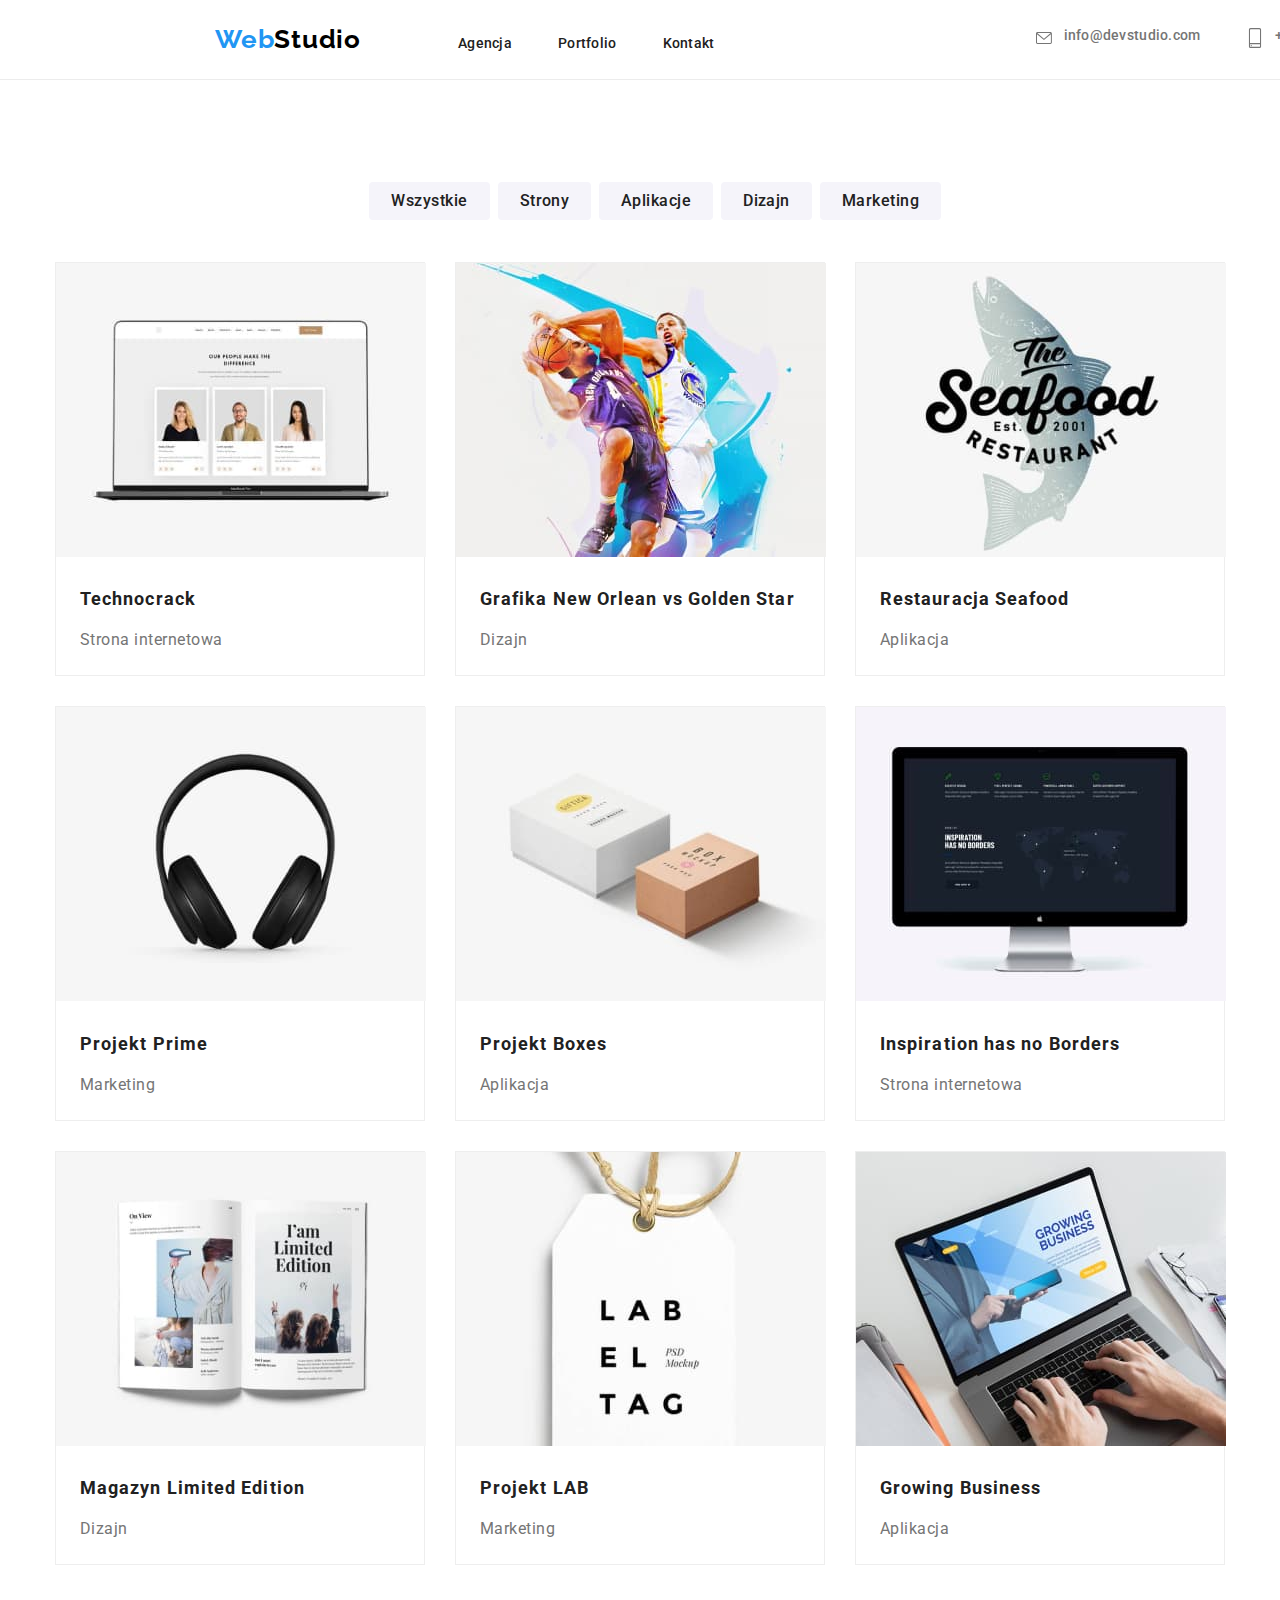
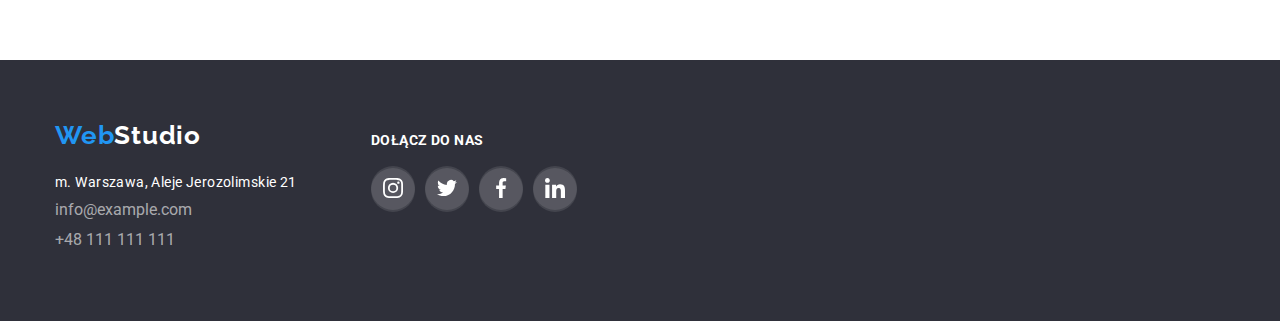
<file: portfolio.html>
<!DOCTYPE html>
<html lang="en">
  <head>
    <meta charset="UTF-8" />
    <meta http-equiv="X-UA-Compatible" content="IE=edge" />
    <meta name="viewport" content="width=device-width, initial-scale=1.0" />

    <link rel="preconnect" href="https://fonts.googleapis.com" />
    <link rel="preconnect" href="https://fonts.gstatic.com" crossorigin />
    <link
      href="https://fonts.googleapis.com/css2?family=Raleway:wght@700&family=Roboto:wght@400;500;700;900&display=swap"
      rel="stylesheet"
    />
    <link
      rel="stylesheet"
      href="https://cdnjs.cloudflare.com/ajax/libs/modern-normalize/1.0.0/modern-normalize.min.css"
    />

    <link rel="stylesheet" href="./css/style.css" />

    <title>Portfolio</title>
  </head>

  <body>
    <header class="header">
      <div class="container">
        <a href="./index.html" class="logo">
          <span class="logo__color1">Web</span
          ><span class="logo__color2">Studio</span></a
        >
        <nav class="menu_nav">
          <ul class="navigation">
            <li>
              <a
                href="./index.html"
                class="navigation__agencja active__link"
                >Agencja</a
              >
            </li>

            <li>
              <a
                href="./portfolio.html"
                class="navigation__portfolio active__link"
                >Portfolio</a
              >
            </li>

            <li><a href="#" class="navigation__kontakt active__link">Kontakt</a></li>
          </ul>
        </nav>

        <ul class="contact">
           <li class=" e-mail contact__link">
              <a href="mailto:info@devstudio.com " class="contact__link icons__header ">
                <svg
                  class="icon-envelope"
                  width="20"
                  height="20"
                  viewBox="0 0 40 50"
                  x="192"
                  y="0"
                >
                  <use href="./images/icons.svg#icon-envelope"></use>
                </svg>
                         
                info@devstudio.com</a
              >
            </li>
          </ul>
          
            <li class="tel contact__link">
              <a href="tel:+48 111 111 111" class="contact__link tel icons__header">
                <svg
                  class="icon-smartphone"
                  width="20"
                  height="20"
                  viewBox="0 0 50 80"
                  x="96"
                  y="48"
                >
                  <use href="./images/icons.svg#icon-smartphone"></use>
                </svg>
              
                +48 111 111 111</a
              >
            </li>
          
        </ul>
      </div>
    </header>

    <main>
      <section class="portfolio">
        <div class="container section">
          <ul class="filters">
            <li>
              <button
                type="button"
                class="filter-1 filter__text filters__active"
              >
                Wszystkie
              </button>
            </li>
            <li>
              <button
                type="button"
                class="filter-2 filter__text filters__active"
              >
                Strony
              </button>
            </li>
            <li>
              <button
                type="button"
                class="filter-3 filter__text filters__active"
              >
                Aplikacje
              </button>
            </li>
            <li>
              <button
                type="button"
                class="filter-4 filter__text filters__active"
              >
                Dizajn
              </button>
            </li>
            <li>
              <button
                type="button"
                class="filter-5 filter__text filters__active"
              >
                Marketing
              </button>
            </li>
          </ul>

          <ul class="projects">
            <li>
              <figure class="project_box">
                <img
                  src="./images/project-1.jpg"
                  width="370"
                  height="294"
                  alt="strona internetowa"
                />
                <figcaption class="figcaption">
                  <p class="project__figcaption_title">Technocrack</p>
                  <p class="project__figcaption_text">Strona internetowa</p>
                </figcaption>
              </figure>
            </li>

            <li>
              <figure class="project_box">
                <img
                  src="./images/project-2.jpg"
                  width="370"
                  height="294"
                  alt="Dizajn"
                />
                <figcaption class="figcaption">
                  <p class="project__figcaption_title">
                    Grafika New Orlean vs Golden Star
                  </p>
                  <p class="project__figcaption_text">Dizajn</p>
                </figcaption>
              </figure>
            </li>

            <li>
              <figure class="project_box">
                <img
                  src="./images/project-3.jpg"
                  width="370"
                  height="294"
                  alt="Aplikacja"
                />
                <figcaption class="figcaption">
                  <p class="project__figcaption_title">Restauracja Seafood</p>
                  <p class="project__figcaption_text">Aplikacja</p>
                </figcaption>
              </figure>
            </li>

            <li>
              <figure class="project_box">
                <img
                  src="./images/project-4.jpg"
                  width="370"
                  height="294"
                  alt="Marketing"
                />
                <figcaption class="figcaption">
                  <p class="project__figcaption_title">Projekt Prime</p>
                  <p class="project__figcaption_text">Marketing</p>
                </figcaption>
              </figure>
            </li>

            <li>
              <figure class="project_box">
                <img
                  src="./images/project-5.jpg"
                  width="370"
                  height="294"
                  alt="Aplikacja"
                />
                <figcaption class="figcaption">
                  <p class="project__figcaption_title">Projekt Boxes</p>
                  <p class="project__figcaption_text">Aplikacja</p>
                </figcaption>
              </figure>
            </li>

            <li>
              <figure class="project_box">
                <img
                  src="./images/project-6.jpg"
                  width="370"
                  height="294"
                  alt="strona internetowa"
                />
                <figcaption class="figcaption">
                  <p class="project__figcaption_title">
                    Inspiration has no Borders
                  </p>
                  <p class="project__figcaption_text">Strona internetowa</p>
                </figcaption>
              </figure>
            </li>

            <li>
              <figure class="project_box">
                <img
                  src="./images/project-7.jpg"
                  width="370"
                  height="294"
                  alt="Dizajn"
                />
                <figcaption class="figcaption">
                  <p class="project__figcaption_title">
                    Magazyn Limited Edition
                  </p>
                  <p class="project__figcaption_text">Dizajn</p>
                </figcaption>
              </figure>
            </li>

            <li>
              <figure class="project_box">
                <img
                  src="./images/project-8.jpg"
                  width="370"
                  height="294"
                  alt="Marketing"
                />
                <figcaption class="figcaption">
                  <p class="project__figcaption_title">Projekt LAB</p>
                  <p class="project__figcaption_text">Marketing</p>
                </figcaption>
              </figure>
            </li>

            <li>
              <figure class="project_box">
                <img
                  src="./images/project-9.jpg"
                  width="370"
                  height="294"
                  alt="Aplikacja"
                />
                <figcaption class="figcaption">
                  <p class="project__figcaption_title">Growing Business</p>
                  <p class="project__figcaption_text">Aplikacja</p>
                </figcaption>
              </figure>
            </li>
          </ul>
        </div>
      </section>
    </main>

    <footer class="footer__bg">
      <div class="container__footer container">
       <div class="footer-box"> <a href="./index.html" class="footer__logo">
          <span class="logo__color1">Web</span
          ><span class="logo__color3">Studio</span>
        </a>

        <address class="adress">
          m. Warszawa, Aleje Jerozolimskie 21 <br />
        </address>
        <ul class="contact_footer">
          <li>
            <a
              href="mailto:info@example.com "
              class="footer_e-mail contact__link"
              >info@example.com</a
            >
          </li>
          <li>
            <a href="tel:+48 111 111 111 " class="footer_tel contact__link"
              >+48 111 111 111</a
            >
          </li>
        </ul>
</div>
        <div class="social__footer">
          <p class="join">Dołącz do nas</p>
          <ul>
        <div class="social__footer-box">
        <li><span class="social__footer-icon">
          <a href="https://www.instagram.com/">
                    <svg class="social__footer-icon" id="icon-instagram">
                      <use
                        href="./images/icons.svg#icon-instagram"
                        width="20"
                        height="20"
                        viewBox="0 0 32 32"
                        x="12"
                        y="12"
                      ></use>
                    </svg></a>
                  </span></li>
            <li> <span class="social__footer-icon">
                    <a href="https://twitter.com/">
                    <svg class="social__footer-icon" id="icon-twitter">
                      <use
                        href="./images/icons.svg#icon-twitter"
                        width="20"
                        height="20"
                        viewBox="0 0 32 32"
                        x="12"
                        y="12"
                      ></use>
                    </svg></a>
                  </span></li>
                 <li> <span class="social__footer-icon">
                    <a href="https://www.facebook.com/">
                    <svg class="social__footer-icon" id="icon-facebook">
                      <use
                        href="./images/icons.svg#icon-facebook"
                        width="20"
                        height="20"
                        viewBox="0 0 32 32"
                        x="12"
                        y="12"
                      ></use>
                    </svg></a>
                  </span></li>
                <li>  <span class="social__footer-icon">
                    <a href="https://pl.linkedin.com/">
                    <svg class="social__footer-icon" id="icon-linkedin">
                      <use
                        href="./images/icons.svg#icon-linkedin"
                        width="20"
                        height="20"
                        viewBox="0 0 32 32"
                        x="12"
                        y="12"
                      ></use>
                    </svg></a>
                  </span>
                </li>
                </ul>
        </div>
      </div>
    </footer>
  </body>
</html>
</file>
<file: css/style.css>
:root {
  --brand-color: #2196f3;
  --text-color: #212121;
  --text2-color: #757575;
  --footer-color: rgb(253, 253, 253, 60%);
  --footer_bg-color: #2f303a;
  --main-color: #ffffff;
  --second-color: #000;
  --focus-color: ;
  --border-color: #ececec;
  --background-color: #e5e5e5;
  --filters-color: #f5f4fa;
  --border-2-color: #eeeeee;
  --fill-color: #afb1b8;
}

body {
  font-family: "Roboto", sans-serif;
  /* "Raleway"; sans-serif; */
  font-style: normal;
  background: var(--main-color);
  color: var(--text-color);
}

.container {
  width: 1200px;
  padding: 0 15px;
  margin: 0 auto;
  display: block;
}

.section {
  padding-top: 94px;
  padding-bottom: 94px;
}

.main {
  display: block;

  height: 2017px;
}

p {
  margin-block-start: 0em;
  margin-block-end: 0em;
}

figure {
  margin-block-start: 0em;
  margin-block-end: 0em;
  margin-inline-start: 0px;
  margin-inline-end: 0px;
}

.header {
  height: 80px;
  padding-left: 200px;
  padding-right: 200px;
  padding-top: 24px;
  padding-bottom: 25px;
  background: var(--main-color);

  border-bottom: 1px solid var(--border-color);
}

.menu_nav {
  display: inline-flex;
  align-items: baseline;
  align-items: center;
}

.logo {
  align-items: center;
  padding-right: 93px;
  font-family: "Raleway";
  font-style: normal;
  font-weight: 700;
  font-size: 26px;
  line-height: 1.19;
  letter-spacing: 0.03em;
  text-decoration: none;
}

.logo__color1 {
  color: var(--brand-color);
}

.logo__color2 {
  color: var(--second-color);
}

.navigation a {
  display: inline-flex;
  text-decoration: none;
  color: var(--text-color);
}

.navigation {
  display: flex;

  gap: 46px;

  align-items: center;
  font-family: "Roboto";
  font-style: normal;
  font-weight: 500;
  font-size: 14px;
  line-height: 1.14;
  letter-spacing: 0.02em;
}

.navigation__agencja {
  display: flex;
  cursor: pointer;
}

.navigation__portfolio {
  display: flex;
  cursor: pointer;
}

.navigation__kontakt {
  display: flex;
  gap: 50px;
  justify-content: space-between;
  color: var(--text-color);
}

.navigation__agencja:hover,
.navigation__agencja:focus,
.navigation__portfolio:hover,
.navigation__portfolio:focus,
.navigation__kontakt:hover,
.navigation__kontakt:focus,
.icons__header:hover,
.icons__header:focus {
  text-decoration: none;
  color: var(--brand-color);
  fill: var(--brand-color);
  cursor: pointer;
}


.contact {
  display: inline-flex;

  padding-left: 315px;
  justify-content: center;
  align-items: center;

  font-family: "Roboto";
  font-style: normal;
  font-weight: 500;
  font-size: 14px;
  line-height: 1.14;
  letter-spacing: 0.02em;
}

.e-mail {
  display: flex;
}

.tel {
  display: inline-flex;
  text-decoration: none;

  font-family: "Roboto";
  font-style: normal;
  font-weight: 500;
  font-size: 14px;
  line-height: 1.14;
  letter-spacing: 0.02em;
  padding-left: 20px;
}

.contact a {
  text-decoration: none;
  display: flex;
}

.contact__link {
  text-decoration: none;
  color: var(--text2-color);
  fill: var(--text2-color);
}

.contact__link:hover,
.contact__link:focus {
  text-decoration: none;
  color: var(--brand-color);
  fill: var(--brand-color);
}

.active__link:hover {
  color: var(--brand-color);
  text-decoration: none;
}

ul {
  list-style-type: none;
  margin-block-start: 0em;
  margin-block-end: 0em;
  margin-inline-start: 0px;
  margin-inline-end: 0px;
  padding-inline-start: 0px;
}

.header {
  display: ilnine-flex;
  flex-direction: row;
  justify-content: center;
}

.icon-envelope {
  display: flex;

  margin-right: 10px;
}

.icon-smartphone {
  display: flex;
  margin-right: 10px;
}

.h1__bg {
  max-width: 1600px;
  height: 600px;
  margin: 0 auto;
  background-size: cover;
  background-position: center;
  background-repeat: no-repeat;
  background-image: linear-gradient(0deg,
      rgba(47, 48, 58, 0.4) 0%,
      rgba(47, 48, 58, 0.4) 100%),
    url("../images/background-image.jpg");
}

.h1 {
  display: flex;
  flex-direction: column;
  justify-content: center;
  padding-top: 200px;
}

.h1__text {
  display: flex;
  justify-content: center;
  width: 696px;
  margin: 0 auto;

  font-family: "Roboto";
  font-style: normal;
  font-weight: 900;
  font-size: 44px;
  line-height: 1.5;
  /* or 136% */
  text-align: center;
  letter-spacing: 0.06em;
  text-transform: uppercase;

  color: var(--main-color);
}

.order {
  display: flex;
  justify-content: center;
  width: 200px;
  height: 50px;
  margin: 0 auto;
  margin-top: 40px;
  font-family: "Roboto";
  font-weight: 700;
  font-size: 16px;
  line-height: 1.87;
  align-items: center;
  text-align: center;
  letter-spacing: 0.06em;
  background-color: var(--brand-color);
  color: var(--main-color);
  box-shadow: 0px 4px 4px rgba(0, 0, 0, 0.15);
  /* border-radius: 4px; */
  border: none;
  cursor: pointer;
}

.features_list {
  display: flex;
  flex-direction: row;

  margin: 0 auto;
  gap: 30px;
}

.div__feature-box {
  width: 270px;
  height: 120px;

  background: var(--filters-color);
  border-radius: 4px;
  margin-bottom: 30px;
}

.icon-antenna {
  margin: 25px 100px;
}

.icon-clock {
  margin: 25px 101px;
}

.icon-diagram {
  margin: 33px 100px;
}

.icon-astronaut {
  margin: 25px 100px;
}

.features__header {
  font-style: normal;
  font-weight: 700;
  font-size: 14px;
  line-height: 1.14;
  letter-spacing: 0.03em;
  text-transform: uppercase;

  color: var(--text-color);
}

.features__text {
  width: 270px;

  font-style: normal;
  font-weight: 400;
  font-size: 14px;
  line-height: 1.71;
  letter-spacing: 0.03em;

  color: var(--text2-color);
}

.img {
  display: block;
}

.our-work {
  background-color: var(--main-color);
  padding-top: 0;
}

.our-work_header {
  display: flex;
  justify-content: space-evenly;
  width: 1200px;
  font-weight: 700;
  font-size: 36px;
  line-height: 1.17;
  text-align: center;
  letter-spacing: 0.03em;
  color: var(--text-color);
  gap: 50px;
}

.our-work__list {
  display: flex;
  flex-direction: row;
}

.box {
  width: 370px;
  margin-right: 30px;
}

.our__team {
  display: block;
  padding-left: 200px;
  padding-right: 200px;
  background: var(--filters-color);
}

.our__team_header {
  display: flex;
  justify-content: space-evenly;
  margin: 0 495px 50px;

  width: 210px;

  font-weight: 700;
  font-size: 36px;
  line-height: 1.17;
  text-align: center;
  color: var(--text-color);
}

.our__team_box {
  margin-inline-start: 0px;
  margin-inline-end: 0px;
  margin-right: 30px;

  width: 270px;
  background-color: var(--main-color);
  box-shadow: 0px 1px 3px rgba(0, 0, 0, 0.12), 0px 1px 1px rgba(0, 0, 0, 0.14),
    0px 2px 1px rgba(0, 0, 0, 0.2);
  border-radius: 0px 0px 4px 4px;
}

.our__team-list {
  padding: 0;
  display: flex;
  flex-direction: row;
}

.our__team-figcaption {
  display: inline-block;

  width: 270px;
}

.our__team_name-text {
  display: flex;
  margin: 30px auto 10px;
  width: 72px;

  font-weight: 500;
  font-size: 16px;
  line-height: 1.19;
  text-align: center;
  letter-spacing: 0.03em;
  color: var (--text-color);
}

.our__team_position-text {
  display: flex;
  margin: 10px auto 16px;

  font-weight: 400;
  font-size: 16px;
  line-height: 1.19;
  text-align: center;
  /* letter-spacing: 0.03em; */
  color: var(--text2-color);
}

.our__team_text-1 {
  width: 130px;
}

.our__team_text-2 {
  width: 147px;
}

.our__team_text-3 {
  width: 76px;
}

.our__team_text-4 {
  width: 87px;
}

.social__media-box {
  display: flex;
  justify-content: center;
  align-items: center;
  width: 206px;
  gap: 10px;
  margin: 0px 32px 18px;
}

.social__media-icon {
  display: inline-flex;
  justify-content: center;
  align-items: center;
  width: 44px;
  height: 44px;
  gap: 10px;
  border-radius: 50%;
  background-size: contain;
  background-position: center;
  background-repeat: no-repeat;
  background-color: var(--main-color);
  fill: var(--fill-color);
}

.social__media-icon a {
  display: inline-flex;
  justify-content: center;
  align-items: center;
  width: 44px;
  height: 44px;
  gap: 10px;
  border-radius: 50%;
  background-size: contain;
  background-position: center;
  background-repeat: no-repeat;
  background-color: var(--main-color);
  fill: var(--fill-color);
}

.social__media-icon:hover svg {
  border-radius: 50%;
  background-size: contain;
  background-position: center;
  background-repeat: no-repeat;
  background-color: var(--brand-color);
  fill: var(--main-color);
  transition: 0.3s;
}

.social__media-icon:focus-within svg {
  border-radius: 50%;
  background-size: contain;
  background-position: center;
  background-repeat: no-repeat;
  background-color: var(--brand-color);
  fill: var(--main-color);
  transition: 0.3s;
}

.our__clients-header {
  display: flex;
  justify-content: space-evenly;
  margin: 0 auto 50px auto;
  width: 201px;

  font-weight: 700;
  font-size: 36px;
  line-height: 1.17;
  text-align: center;
  letter-spacing: 0.03em;
  color: var(--text-color);
}

.our__clients-list {
  padding: 0;
  display: flex;
  flex-direction: row;
  gap: 30px;
}

.client_box {
  width: 170px;
  height: 92px;
  border: 1px solid #afb1b8;
  border-radius: 4px;
  background-color: var(--main-color);
  fill: var(--fill-color);
  gap: 30px;
}

.client_box:hover,
.client_box:focus-within {
  border-radius: 4px;
  border-color: var(--brand-color);
  border-style: solid;
  background-color: var(--main-color);
  fill: var(--brand-color);
  cursor: pointer;
}

.icon-group-1 {
  margin: 24px 64px 20.5px;
}

.icon-group-2 {
  margin: 20.71px 64px 19.29px;
}

.icon-group-3 {
  margin: 24.7px 61.68px 26.12px;
}

.icon-group-4 {
  margin: 24.7px 43px 26.68px;
}

.icon-group-5 {
  margin: 22.77px 54px 23.8px;
}

.icon-group-6 {
  margin: 22.77px 38px 25.31px;
}

.container__footer {
  display: flex;
  padding-top: 60px;
  padding-bottom: 60px;
}

.footer__logo {
  width: 145px;
  height: 31px;

  font-family: "Raleway";
  font-style: normal;
  font-weight: 700;
  font-size: 26px;
  line-height: 1.19;
  letter-spacing: 0.03em;
  text-decoration: none;
}

.logo__color3 {
  color: var(--main-color);
}

.adress {
  display: block;
  margin-top: 20px;
  font-style: normal;
  font-weight: 400;
  font-size: 14px;
  line-height: 1.71;
  letter-spacing: 0.03em;

  color: var(--main-color);

  width: 246px;
  height: 21px;
}

.footer-box {
  display: block;

  width: 246px;
  margin-right: 70px;
}

.contact_footer {
  display: block;
  padding-inline-start: 0px;
  margin: 9px 0;
}

.footer_e-mail {
  display: flex;
  display: block;
  font-weight: 400;
  width: 231px;
  height: 21px;
  text-decoration: none;
  color: var(--footer-color);
}

.footer_tel {
  display: flex;
  font-weight: 400;
  width: 231px;
  height: 21px;
  margin-top: 9px;
  text-decoration: none;
  color: var(--footer-color);
}

.footer__bg {
  display: block;

  background: var(--footer_bg-color);
}

.social__footer {
  display: block;
  padding-top: 12px;

  width: 206px;
  height: 80px;
}

.join {
  font-family: "Roboto";
  font-style: normal;
  font-weight: 700;
  font-size: 14px;
  line-height: 16px;
  letter-spacing: 0.03em;
  text-transform: uppercase;
  color: var(--main-color);
  margin-bottom: 20px;
}

.social__footer-box {
  display: flex;
  flex-direction: row;
  height: 44px;
  gap: 10px;
}

.social__footer-icon {
  display: inline-flex;
  justify-content: center;
  align-items: center;
  width: 44px;
  height: 44px;
  gap: 10px;
  border-radius: 50%;
  background-size: contain;
  background-position: center;
  background-repeat: no-repeat;
  background-color: rgba(255, 255, 255, 0.1);
  fill: var(--main-color);
}

.social__footer-icon:hover svg,
.social__footer-icon:focus-within svg {
  border-radius: 50%;
  background-size: contain;
  background-position: center;
  background-repeat: no-repeat;
  background-color: var(--brand-color);
  fill: var(--main-color);
  transition: 0.3s;
  cursor: pointer;
}

/* ----------------------------------------------STRONA PORTFOLIO-------------------------------------------------------------- */
/* ---------------------------------------------------------------------------------------------------------------------------- */
.portfolio {
  margin: 0 auto;
}

.filters {
  margin: 0 auto 34px;
  align-items: center;
  justify-content: center;
  padding-inline-start: 0px;
  width: 1200px;
  height: 54px;
  flex-direction: row;
  gap: 8px;
  display: inline-flex;
}

.filters__active:hover,
.filters__active:focus {
  background-color: var(--brand-color);
  color: var(--main-color);
  box-shadow: 0px 3px 1px rgba(0, 0, 0, 0.1), 0px 1px 2px rgba(0, 0, 0, 0.08),
    0px 2px 2px rgba(0, 0, 0, 0.12);
  cursor: pointer;
}

.filter-1 {
  width: 121px;
  height: 38px;
  background: var(--filters-color);
  /* shadow-middle */
  border: none;
  border-radius: 4px;
  cursor: pointer;
}

.filter__text {
  font-family: "Roboto";
  font-style: normal;
  font-weight: 500;
  font-size: 16px;
  line-height: 1.63;
  text-align: center;
  letter-spacing: 0.03em;
  color: var(--text-color);
}

.filter-2 {
  width: 93px;
  height: 38px;
  background: var(--filters-color);
  border-radius: 4px;
  cursor: pointer;
  border: none;
}

.filter-3 {
  width: 114px;
  height: 38px;

  background: var(--filters-color);
  border-radius: 4px;
  cursor: pointer;
  border: none;
}

.filter-4 {
  width: 91px;
  height: 38px;
  background: var(--filters-color);
  border-radius: 4px;
  cursor: pointer;
  border: none;
}

.filter-5 {
  width: 121px;
  height: 38px;
  background: var(--filters-color);
  border-radius: 4px;
  cursor: pointer;
  border: none;
}

.projects {
  box-sizing: var(--main-color);
  border-bottom: 1px solid var(--main-color);
  display: flex;
  flex-wrap: wrap;
  flex-direction: row;
  padding-inline-start: 0px;
  margin-block-start: 0em;
  margin-block-end: 0em;
  border-color: var(--main-color);
  gap: 30px;
}

.project_box {
  padding: 0;
  width: 370px;

  border: 1px solid var(--border-2-color);
}

.project_box:hover,
.project_box:focus {
  box-shadow: 0px 1px 1px rgba(0, 0, 0, 0.12), 0px 4px 4px rgba(0, 0, 0, 0.06),
    1px 4px 6px rgba(0, 0, 0, 0.16);
  cursor: pointer;
}

.figcaption {
  display: block;
  width: 370px;
}

.project__figcaption_title {
  display: flex;

  padding: 20px 24px 4px;
  font-weight: 700;
  font-size: 18px;
  line-height: 2;
  /* identical to box height, or 200% */
  letter-spacing: 0.06em;
  color: var(--text-color);
}

.project__figcaption_text {
  display: flex;

  padding: 4px 24px 20px;
  font-weight: 400;
  font-size: 16px;
  line-height: 1.88;
  letter-spacing: 0.03em;
  color: var(--text2-color);
}
</file>
